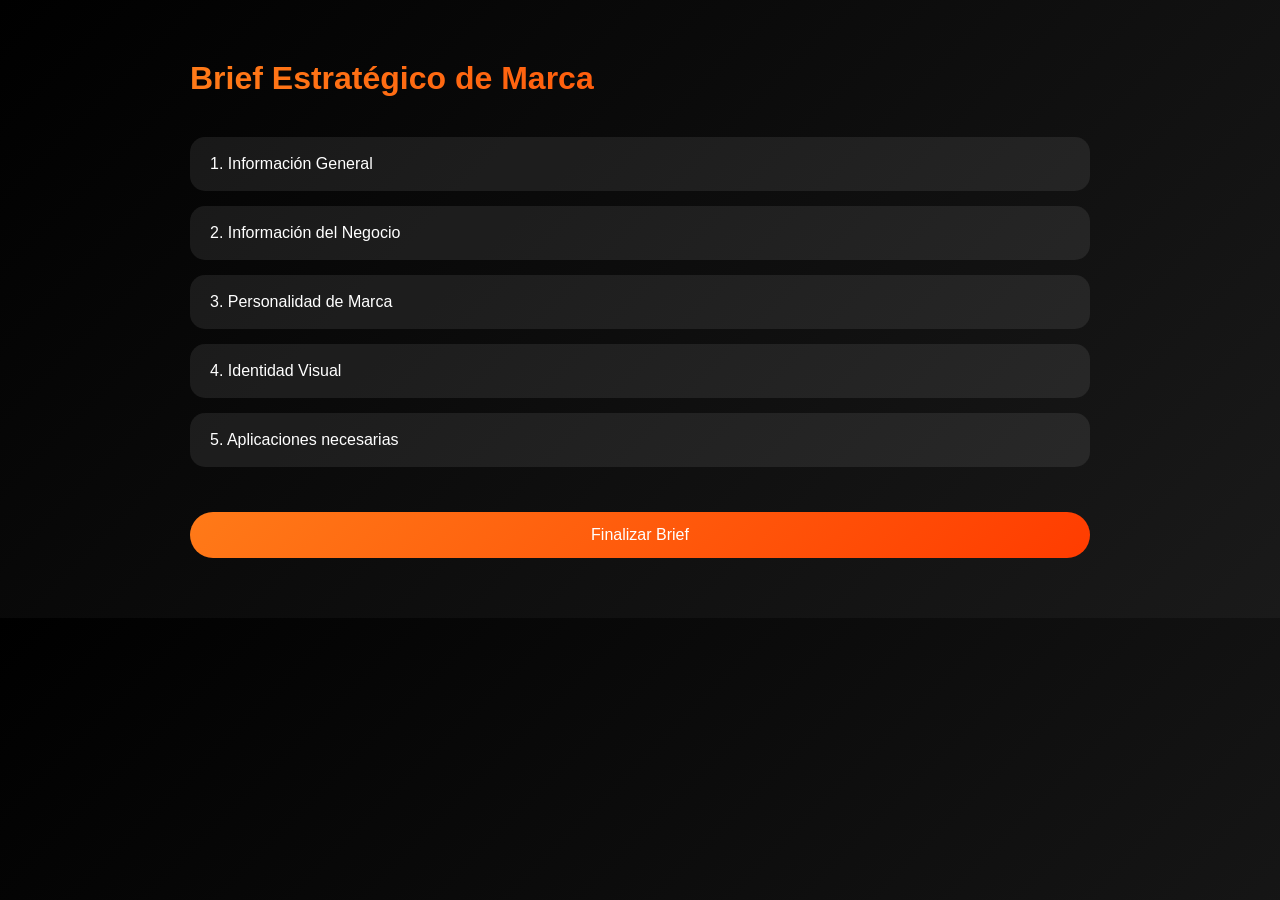
<file: brief-branding.html>
<!DOCTYPE html>
<html lang="es">
<head>
<meta charset="UTF-8">
<meta name="viewport" content="width=device-width, initial-scale=1.0">
<title>Brief Estratégico | Connect2</title>

<style>

/* RESET */
*{margin:0;padding:0;box-sizing:border-box;font-family:'Segoe UI',sans-serif;}

body{
  background:linear-gradient(135deg,#000,#1a1a1a);
  color:white;
  padding:60px 20px;
  display:flex;
  justify-content:center;
}

.brief-container{
  width:100%;
  max-width:900px;
}

h1{
  margin-bottom:40px;
  font-size:32px;
  background:linear-gradient(90deg,#ff7a18,#ff3c00);
  -webkit-background-clip:text;
  -webkit-text-fill-color:transparent;
}

/* ACCORDION */
.section{
  background:rgba(255,255,255,0.05);
  margin-bottom:15px;
  border-radius:15px;
  overflow:hidden;
}

.section-header{
  padding:18px 20px;
  cursor:pointer;
  font-weight:500;
  background:rgba(255,255,255,0.03);
  display:flex;
  justify-content:space-between;
  align-items:center;
}

.section-content{
  padding:20px;
  display:none;
}

.section.active .section-content{
  display:block;
}

/* INPUTS */
.input-group{
  margin-bottom:18px;
}

.input-group label{
  font-size:13px;
  opacity:.8;
  display:block;
  margin-bottom:6px;
}

input, textarea, select{
  width:100%;
  padding:10px;
  border:none;
  border-radius:8px;
  background:rgba(255,255,255,0.08);
  color:white;
}

textarea{resize:none;height:80px;}

/* BOTONES MULTIPLE */
.options{
  display:flex;
  flex-wrap:wrap;
  gap:10px;
}

.option-btn{
  padding:8px 14px;
  border-radius:20px;
  background:rgba(255,255,255,0.06);
  border:1px solid rgba(255,255,255,0.15);
  cursor:pointer;
  font-size:13px;
  transition:.3s;
}

.option-btn.active{
  background:linear-gradient(135deg,#ff7a18,#ff3c00);
  border:none;
}

/* BOTÓN FINAL */
.submit-btn{
  margin-top:30px;
  width:100%;
  padding:14px;
  border:none;
  border-radius:30px;
  background:linear-gradient(135deg,#ff7a18,#ff3c00);
  color:white;
  font-size:16px;
  cursor:pointer;
}

</style>
</head>
<body>

<div class="brief-container">
<h1>Brief Estratégico de Marca</h1>

<form id="briefForm">

<!-- 1 INFORMACIÓN GENERAL -->
<div class="section">
<div class="section-header">1. Información General</div>
<div class="section-content">

<div class="input-group">
<label>Nombre del proyecto</label>
<input type="text" id="nombreProyecto">
</div>

<div class="input-group">
<label>Marca nueva o rediseño</label>
<select>
<option>Nueva</option>
<option>Rediseño</option>
</select>
</div>

<div class="input-group">
<label>Persona de contacto</label>
<input type="text">
</div>

<div class="input-group">
<label>Correo</label>
<input type="email">
</div>

</div>
</div>

<!-- 2 NEGOCIO -->
<div class="section">
<div class="section-header">2. Información del Negocio</div>
<div class="section-content">

<div class="input-group">
<label>¿Qué hace la empresa?</label>
<textarea></textarea>
</div>

<div class="input-group">
<label>Propuesta de valor</label>
<textarea></textarea>
</div>

</div>
</div>

<!-- 3 PERSONALIDAD -->
<div class="section">
<div class="section-header">3. Personalidad de Marca</div>
<div class="section-content">

<div class="options">
<button type="button" class="option-btn">Elegante</button>
<button type="button" class="option-btn">Minimalista</button>
<button type="button" class="option-btn">Moderna</button>
<button type="button" class="option-btn">Clásica</button>
<button type="button" class="option-btn">Juvenil</button>
<button type="button" class="option-btn">Corporativa</button>
<button type="button" class="option-btn">Cercana</button>
<button type="button" class="option-btn">Divertida</button>
<button type="button" class="option-btn">Premium</button>
<button type="button" class="option-btn">Rebelde</button>
<button type="button" class="option-btn">Creativa</button>
</div>

</div>
</div>

<!-- 4 IDENTIDAD VISUAL -->
<div class="section">
<div class="section-header">4. Identidad Visual</div>
<div class="section-content">

<div class="input-group">
<label>Colores preferidos</label>
<input type="text">
</div>

<div class="input-group">
<label>Colores que NO quiere</label>
<input type="text">
</div>

<div class="options">
<button type="button" class="option-btn">Serif</button>
<button type="button" class="option-btn">Sans Serif</button>
<button type="button" class="option-btn">Script</button>
<button type="button" class="option-btn">Display</button>
</div>

</div>
</div>

<!-- 5 APLICACIONES -->
<div class="section">
<div class="section-header">5. Aplicaciones necesarias</div>
<div class="section-content">

<div class="options">
<button type="button" class="option-btn">Logo principal</button>
<button type="button" class="option-btn">Manual de marca</button>
<button type="button" class="option-btn">Redes sociales</button>
<button type="button" class="option-btn">Papelería</button>
<button type="button" class="option-btn">Empaque</button>
<button type="button" class="option-btn">Página web</button>
</div>

</div>
</div>

<button type="submit" class="submit-btn">Finalizar Brief</button>

</form>
</div>

<script>

/* ACCORDION */
document.querySelectorAll(".section-header").forEach(header=>{
  header.addEventListener("click",()=>{
    header.parentElement.classList.toggle("active");
  });
});

/* BOTONES MULTIPLE */
document.querySelectorAll(".option-btn").forEach(btn=>{
  btn.addEventListener("click",()=>{
    btn.classList.toggle("active");
  });
});

</script>

</body>
</html>
</file>
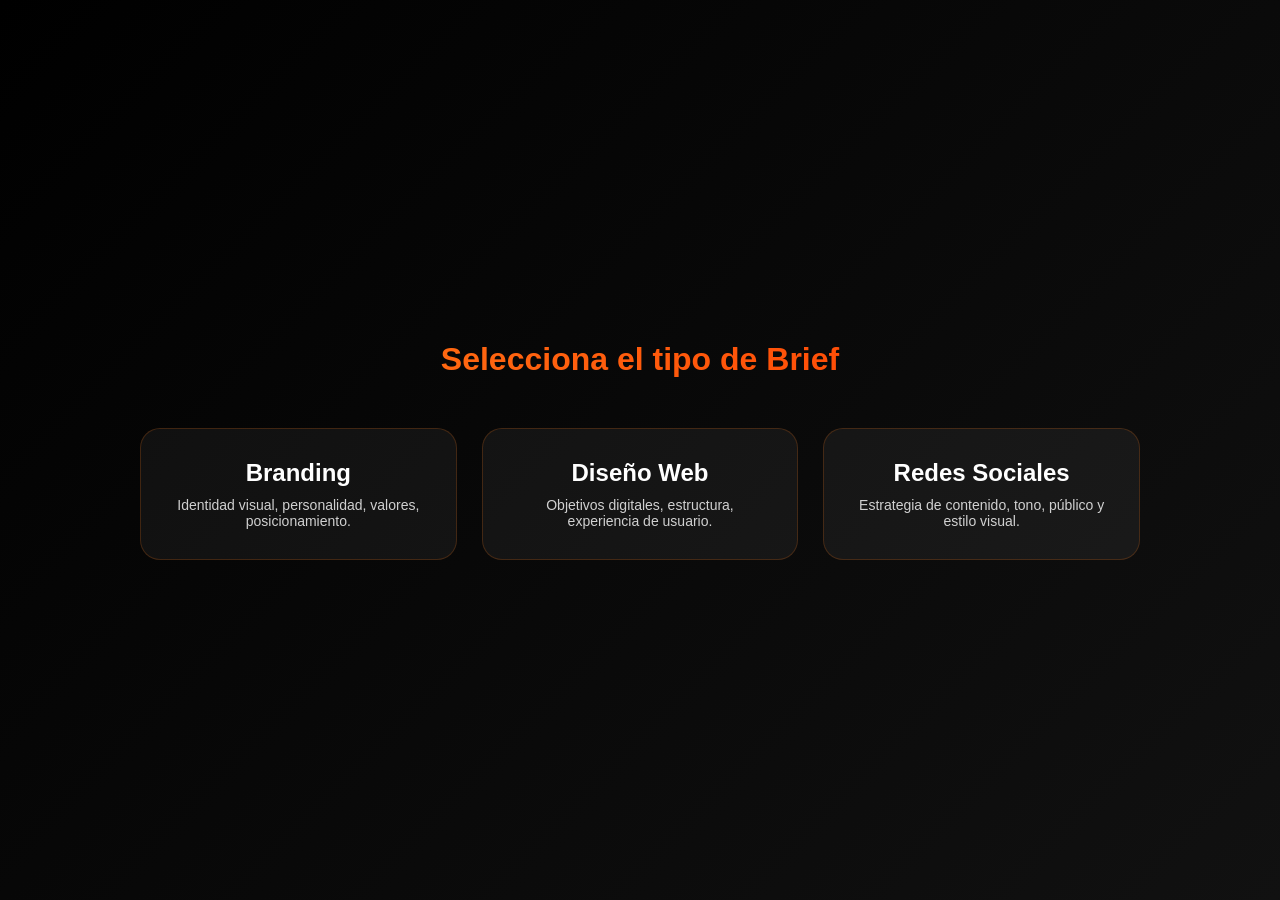
<file: brief-selector.html>
<!DOCTYPE html>
<html lang="es">
<head>
<meta charset="UTF-8">
<meta name="viewport" content="width=device-width, initial-scale=1.0">
<title>Selecciona tu Brief | Connect2</title>

<style>
*{margin:0;padding:0;box-sizing:border-box;font-family:'Segoe UI',sans-serif;}

body{
  background:linear-gradient(135deg,#000,#111);
  color:white;
  min-height:100vh;
  display:flex;
  justify-content:center;
  align-items:center;
  padding:40px;
}

.container{
  text-align:center;
  max-width:1000px;
  width:100%;
}

h1{
  margin-bottom:50px;
  font-size:32px;
  background:linear-gradient(90deg,#ff7a18,#ff3c00);
  -webkit-background-clip:text;
  -webkit-text-fill-color:transparent;
}

.grid{
  display:grid;
  grid-template-columns:repeat(auto-fit,minmax(250px,1fr));
  gap:25px;
}

.card{
  background:rgba(255,255,255,0.05);
  border:1px solid rgba(255,122,24,0.2);
  padding:30px;
  border-radius:20px;
  cursor:pointer;
  transition:.3s;
  text-decoration:none;
  color:white;
}

.card:hover{
  transform:translateY(-8px);
  background:linear-gradient(135deg,#ff7a18,#ff3c00);
}

.card h2{
  margin-bottom:10px;
}

.card p{
  font-size:14px;
  opacity:.8;
}
</style>
</head>
<body>

<div class="container">
<h1>Selecciona el tipo de Brief</h1>

<div class="grid">

<a href="brief-branding.html" class="card">
<h2>Branding</h2>
<p>Identidad visual, personalidad, valores, posicionamiento.</p>
</a>

<a href="brief-web.html" class="card">
<h2>Diseño Web</h2>
<p>Objetivos digitales, estructura, experiencia de usuario.</p>
</a>

<a href="brief-social.html" class="card">
<h2>Redes Sociales</h2>
<p>Estrategia de contenido, tono, público y estilo visual.</p>
</a>

</div>
</div>

</body>
</html>
</file>
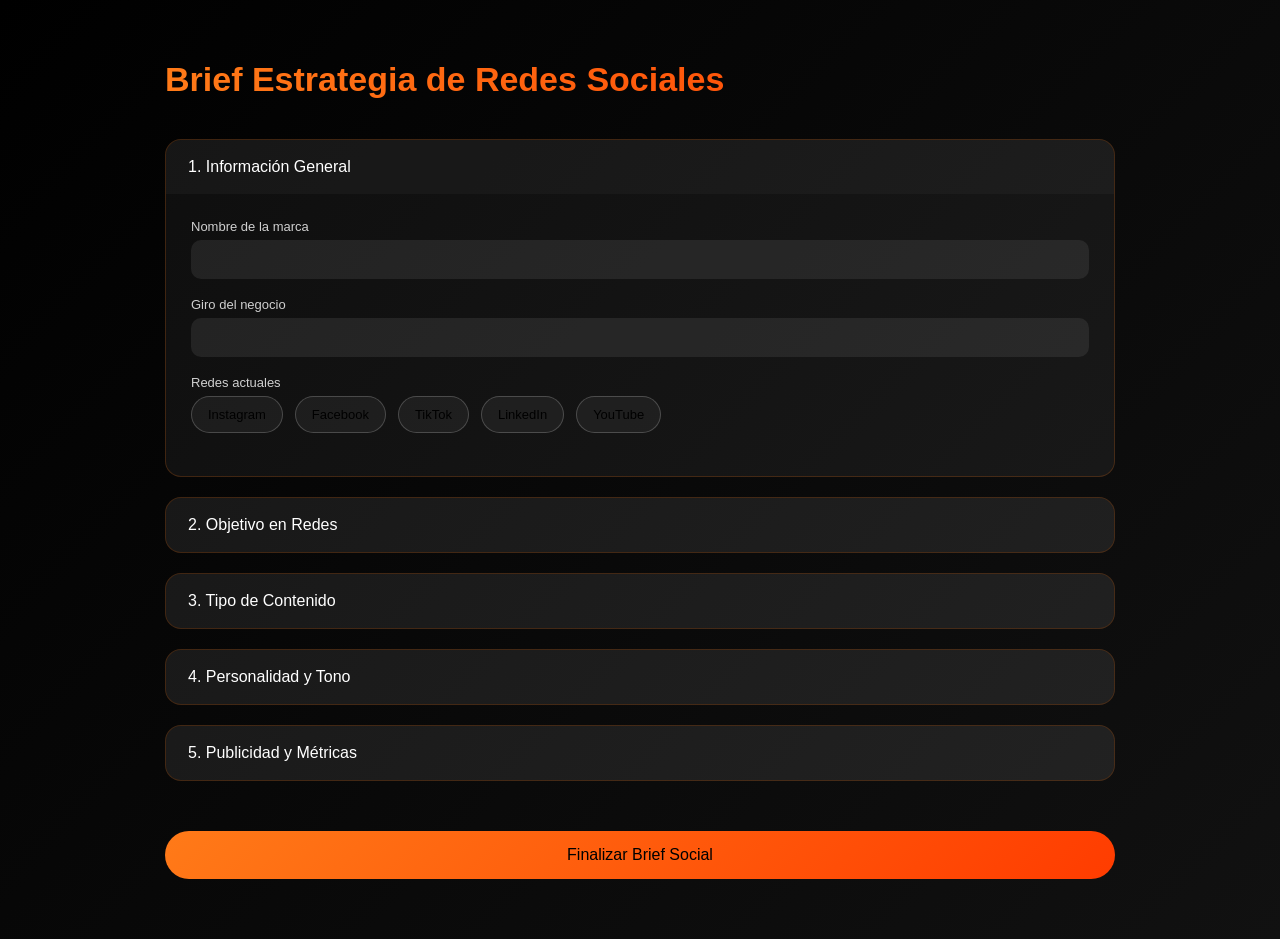
<file: brief-social.html>
<!DOCTYPE html>
<html lang="es">
<head>
<meta charset="UTF-8">
<meta name="viewport" content="width=device-width, initial-scale=1.0">
<title>Brief Redes Sociales | Connect2</title>

<style>
*{margin:0;padding:0;box-sizing:border-box;font-family:'Segoe UI',sans-serif;}

body{
  background:linear-gradient(135deg,#000,#111);
  color:white;
  padding:60px 20px;
  display:flex;
  justify-content:center;
}

.container{
  width:100%;
  max-width:950px;
}

h1{
  margin-bottom:40px;
  font-size:34px;
  background:linear-gradient(90deg,#ff7a18,#ff3c00);
  -webkit-background-clip:text;
  -webkit-text-fill-color:transparent;
}

/* SECCIONES */
.section{
  background:rgba(255,255,255,0.05);
  border-radius:16px;
  margin-bottom:20px;
  border:1px solid rgba(255,122,24,0.2);
  overflow:hidden;
}

.section-header{
  padding:18px 22px;
  cursor:pointer;
  font-weight:500;
  background:rgba(255,255,255,0.03);
}

.section-content{
  padding:25px;
  display:none;
}

.section.active .section-content{
  display:block;
}

/* INPUTS */
.input-group{margin-bottom:18px;}
.input-group label{
  font-size:13px;
  opacity:.8;
  display:block;
  margin-bottom:6px;
}

input,textarea{
  width:100%;
  padding:12px;
  border:none;
  border-radius:10px;
  background:rgba(255,255,255,0.08);
  color:white;
}

textarea{resize:none;height:90px;}

/* BOTONES MULTIPLE */
.options{
  display:flex;
  flex-wrap:wrap;
  gap:12px;
}

.option-btn{
  padding:10px 16px;
  border-radius:25px;
  background:rgba(255,255,255,0.05);
  border:1px solid rgba(255,255,255,0.2);
  cursor:pointer;
  font-size:13px;
  transition:.3s;
}

.option-btn:hover{
  border-color:#ff7a18;
}

.option-btn.active{
  background:linear-gradient(135deg,#ff7a18,#ff3c00);
  border:none;
}

/* BOTÓN FINAL */
.submit-btn{
  margin-top:30px;
  width:100%;
  padding:15px;
  border:none;
  border-radius:30px;
  background:linear-gradient(135deg,#ff7a18,#ff3c00);
  font-size:16px;
  cursor:pointer;
}
</style>
</head>
<body>

<div class="container">
<h1>Brief Estrategia de Redes Sociales</h1>

<form id="briefSocialForm">

<!-- 1 INFO GENERAL -->
<div class="section active">
<div class="section-header">1. Información General</div>
<div class="section-content">

<div class="input-group">
<label>Nombre de la marca</label>
<input type="text">
</div>

<div class="input-group">
<label>Giro del negocio</label>
<input type="text">
</div>

<div class="input-group">
<label>Redes actuales</label>
<div class="options">
<button type="button" class="option-btn">Instagram</button>
<button type="button" class="option-btn">Facebook</button>
<button type="button" class="option-btn">TikTok</button>
<button type="button" class="option-btn">LinkedIn</button>
<button type="button" class="option-btn">YouTube</button>
</div>
</div>

</div>
</div>

<!-- 2 OBJETIVOS -->
<div class="section">
<div class="section-header">2. Objetivo en Redes</div>
<div class="section-content">

<div class="options">
<button type="button" class="option-btn">Generar ventas</button>
<button type="button" class="option-btn">Generar comunidad</button>
<button type="button" class="option-btn">Reconocimiento</button>
<button type="button" class="option-btn">Educación</button>
<button type="button" class="option-btn">Lanzamiento</button>
<button type="button" class="option-btn">Atención al cliente</button>
</div>

<div class="input-group">
<label>¿Cómo sabremos que funciona?</label>
<textarea></textarea>
</div>

</div>
</div>

<!-- 3 CONTENIDO -->
<div class="section">
<div class="section-header">3. Tipo de Contenido</div>
<div class="section-content">

<div class="options">
<button type="button" class="option-btn">Informativo</button>
<button type="button" class="option-btn">Educativo</button>
<button type="button" class="option-btn">Entretenimiento</button>
<button type="button" class="option-btn">Inspiracional</button>
<button type="button" class="option-btn">Promocional</button>
<button type="button" class="option-btn">Testimonios</button>
</div>

<div class="input-group">
<label>Formatos</label>
<div class="options">
<button type="button" class="option-btn">Reels</button>
<button type="button" class="option-btn">Historias</button>
<button type="button" class="option-btn">Carruseles</button>
<button type="button" class="option-btn">Posts</button>
<button type="button" class="option-btn">Lives</button>
</div>
</div>

</div>
</div>

<!-- 4 TONO -->
<div class="section">
<div class="section-header">4. Personalidad y Tono</div>
<div class="section-content">

<div class="options">
<button type="button" class="option-btn">Formal</button>
<button type="button" class="option-btn">Cercana</button>
<button type="button" class="option-btn">Divertida</button>
<button type="button" class="option-btn">Inspiradora</button>
<button type="button" class="option-btn">Elegante</button>
<button type="button" class="option-btn">Juvenil</button>
</div>

<div class="input-group">
<label>Si la marca fuera persona, ¿cómo hablaría?</label>
<textarea></textarea>
</div>

</div>
</div>

<!-- 5 PUBLICIDAD -->
<div class="section">
<div class="section-header">5. Publicidad y Métricas</div>
<div class="section-content">

<div class="options">
<button type="button" class="option-btn">Tráfico</button>
<button type="button" class="option-btn">Conversión</button>
<button type="button" class="option-btn">Alcance</button>
<button type="button" class="option-btn">Interacción</button>
<button type="button" class="option-btn">Leads</button>
</div>

<div class="input-group">
<label>Presupuesto mensual estimado</label>
<input type="text">
</div>

</div>
</div>

<button type="submit" class="submit-btn">Finalizar Brief Social</button>

</form>
</div>

<script>
/* ACCORDION */
document.querySelectorAll(".section-header").forEach(header=>{
  header.addEventListener("click",()=>{
    header.parentElement.classList.toggle("active");
  });
});

/* BOTONES MULTIPLE */
document.querySelectorAll(".option-btn").forEach(btn=>{
  btn.addEventListener("click",()=>{
    btn.classList.toggle("active");
  });
});
</script>

</body>
</html>
</file>
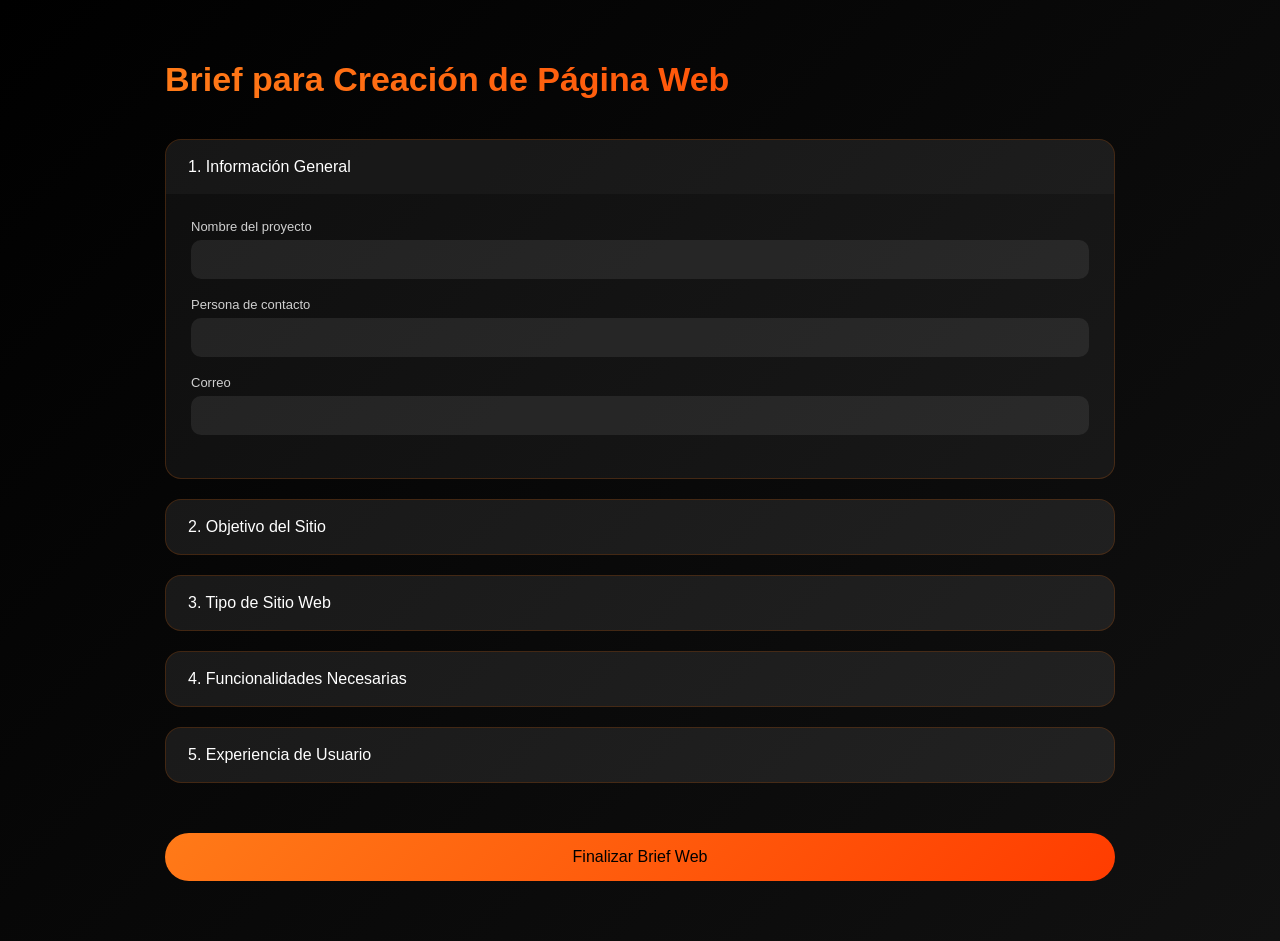
<file: brief-web.html>
<!DOCTYPE html>
<html lang="es">
<head>
<meta charset="UTF-8">
<meta name="viewport" content="width=device-width, initial-scale=1.0">
<title>Brief Página Web | Connect2</title>

<style>
*{margin:0;padding:0;box-sizing:border-box;font-family:'Segoe UI',sans-serif;}

body{
  background:linear-gradient(135deg,#000,#111);
  color:white;
  padding:60px 20px;
  display:flex;
  justify-content:center;
}

.container{
  width:100%;
  max-width:950px;
}

h1{
  margin-bottom:40px;
  font-size:34px;
  background:linear-gradient(90deg,#ff7a18,#ff3c00);
  -webkit-background-clip:text;
  -webkit-text-fill-color:transparent;
}

/* SECCIONES */
.section{
  background:rgba(255,255,255,0.05);
  border-radius:16px;
  margin-bottom:20px;
  border:1px solid rgba(255,122,24,0.2);
  overflow:hidden;
}

.section-header{
  padding:18px 22px;
  cursor:pointer;
  font-weight:500;
  background:rgba(255,255,255,0.03);
}

.section-content{
  padding:25px;
  display:none;
}

.section.active .section-content{
  display:block;
}

/* INPUTS */
.input-group{margin-bottom:18px;}
.input-group label{
  font-size:13px;
  opacity:.8;
  display:block;
  margin-bottom:6px;
}

input,textarea,select{
  width:100%;
  padding:12px;
  border:none;
  border-radius:10px;
  background:rgba(255,255,255,0.08);
  color:white;
}

textarea{resize:none;height:90px;}

/* BOTONES MULTIPLE */
.options{
  display:flex;
  flex-wrap:wrap;
  gap:12px;
}

.option-btn{
  padding:10px 16px;
  border-radius:25px;
  background:rgba(255,255,255,0.05);
  border:1px solid rgba(255,255,255,0.2);
  cursor:pointer;
  font-size:13px;
  transition:.3s;
}

.option-btn:hover{
  border-color:#ff7a18;
}

.option-btn.active{
  background:linear-gradient(135deg,#ff7a18,#ff3c00);
  border:none;
}

/* BOTÓN FINAL */
.submit-btn{
  margin-top:30px;
  width:100%;
  padding:15px;
  border:none;
  border-radius:30px;
  background:linear-gradient(135deg,#ff7a18,#ff3c00);
  font-size:16px;
  cursor:pointer;
}
</style>
</head>
<body>

<div class="container">
<h1>Brief para Creación de Página Web</h1>

<form id="briefWebForm">

<!-- 1 INFORMACIÓN GENERAL -->
<div class="section active">
<div class="section-header">1. Información General</div>
<div class="section-content">

<div class="input-group">
<label>Nombre del proyecto</label>
<input type="text">
</div>

<div class="input-group">
<label>Persona de contacto</label>
<input type="text">
</div>

<div class="input-group">
<label>Correo</label>
<input type="email">
</div>

</div>
</div>

<!-- 2 OBJETIVO -->
<div class="section">
<div class="section-header">2. Objetivo del Sitio</div>
<div class="section-content">

<div class="options">
<button type="button" class="option-btn">Generar ventas</button>
<button type="button" class="option-btn">Captar leads</button>
<button type="button" class="option-btn">Mostrar portafolio</button>
<button type="button" class="option-btn">Posicionamiento</button>
<button type="button" class="option-btn">Reservas / Citas</button>
<button type="button" class="option-btn">Tienda en línea</button>
</div>

<div class="input-group">
<label>¿Cómo mediremos el éxito?</label>
<textarea></textarea>
</div>

</div>
</div>

<!-- 3 TIPO DE SITIO -->
<div class="section">
<div class="section-header">3. Tipo de Sitio Web</div>
<div class="section-content">

<div class="options">
<button type="button" class="option-btn">Landing Page</button>
<button type="button" class="option-btn">Sitio Corporativo</button>
<button type="button" class="option-btn">E-commerce</button>
<button type="button" class="option-btn">Portafolio</button>
<button type="button" class="option-btn">Blog</button>
<button type="button" class="option-btn">Plataforma Educativa</button>
</div>

</div>
</div>

<!-- 4 FUNCIONALIDADES -->
<div class="section">
<div class="section-header">4. Funcionalidades Necesarias</div>
<div class="section-content">

<div class="options">
<button type="button" class="option-btn">Formulario de contacto</button>
<button type="button" class="option-btn">WhatsApp directo</button>
<button type="button" class="option-btn">Chat en vivo</button>
<button type="button" class="option-btn">Pasarela de pago</button>
<button type="button" class="option-btn">Sistema de reservas</button>
<button type="button" class="option-btn">Blog autoadministrable</button>
<button type="button" class="option-btn">SEO básico</button>
<button type="button" class="option-btn">SEO avanzado</button>
</div>

</div>
</div>

<!-- 5 EXPERIENCIA UX -->
<div class="section">
<div class="section-header">5. Experiencia de Usuario</div>
<div class="section-content">

<div class="input-group">
<label>¿Qué debe sentir el usuario al navegar?</label>
<textarea></textarea>
</div>

<div class="input-group">
<label>¿Qué acción principal debe realizar?</label>
<textarea></textarea>
</div>

</div>
</div>

<button type="submit" class="submit-btn">Finalizar Brief Web</button>

</form>
</div>

<script>
/* ACCORDION */
document.querySelectorAll(".section-header").forEach(header=>{
  header.addEventListener("click",()=>{
    header.parentElement.classList.toggle("active");
  });
});

/* BOTONES MULTIPLE */
document.querySelectorAll(".option-btn").forEach(btn=>{
  btn.addEventListener("click",()=>{
    btn.classList.toggle("active");
  });
});
</script>

</body>
</html>
</file>
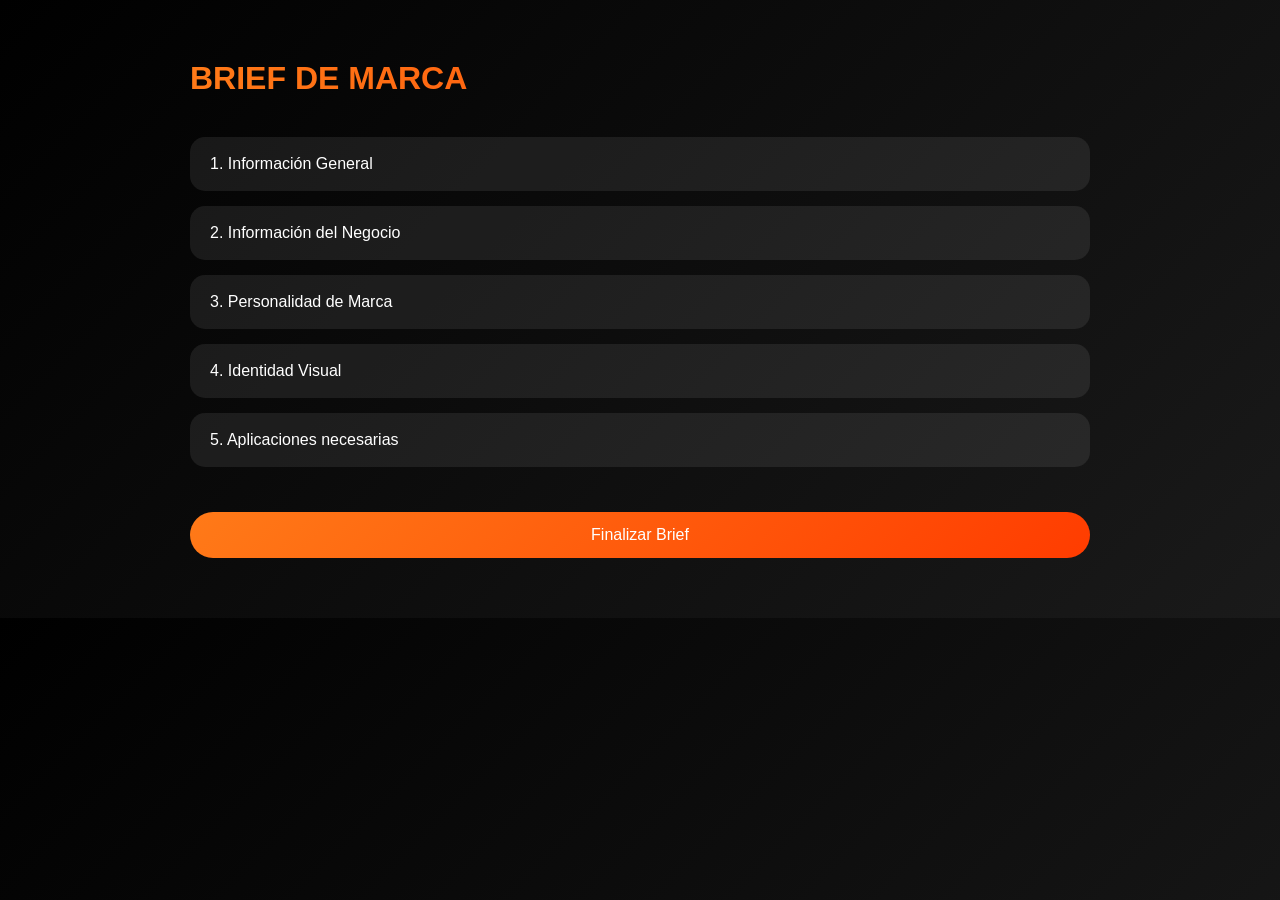
<file: brief.html>
<!DOCTYPE html>
<html lang="es">
<head>
<meta charset="UTF-8">
<meta name="viewport" content="width=device-width, initial-scale=1.0">
<title> Brief de Marca  | Connect2</title>

<style>

/* RESET */
*{margin:0;padding:0;box-sizing:border-box;font-family:'Segoe UI',sans-serif;}

body{
  background:linear-gradient(135deg,#000,#1a1a1a);
  color:white;
  padding:60px 20px;
  display:flex;
  justify-content:center;
}

.brief-container{
  width:100%;
  max-width:900px;
}

h1{
  margin-bottom:40px;
  font-size:32px;
  background:linear-gradient(90deg,#ff7a18,#ff3c00);
  -webkit-background-clip:text;
  -webkit-text-fill-color:transparent;
}

/* ACCORDION */
.section{
  background:rgba(255,255,255,0.05);
  margin-bottom:15px;
  border-radius:15px;
  overflow:hidden;
}

.section-header{
  padding:18px 20px;
  cursor:pointer;
  font-weight:500;
  background:rgba(255,255,255,0.03);
  display:flex;
  justify-content:space-between;
  align-items:center;
}

.section-content{
  padding:20px;
  display:none;
}

.section.active .section-content{
  display:block;
}

/* INPUTS */
.input-group{
  margin-bottom:18px;
}

.input-group label{
  font-size:13px;
  opacity:.8;
  display:block;
  margin-bottom:6px;
}

input, textarea, select{
  width:100%;
  padding:10px;
  border:none;
  border-radius:8px;
  background:rgba(255,255,255,0.08);
  color:white;
}

textarea{resize:none;height:80px;}

/* BOTONES MULTIPLE */
.options{
  display:flex;
  flex-wrap:wrap;
  gap:10px;
}

.option-btn{
  padding:8px 14px;
  border-radius:20px;
  background:rgba(255,255,255,0.06);
  border:1px solid rgba(255,255,255,0.15);
  cursor:pointer;
  font-size:13px;
  transition:.3s;
}

.option-btn.active{
  background:linear-gradient(135deg,#ff7a18,#ff3c00);
  border:none;
}

/* BOTÓN FINAL */
.submit-btn{
  margin-top:30px;
  width:100%;
  padding:14px;
  border:none;
  border-radius:30px;
  background:linear-gradient(135deg,#ff7a18,#ff3c00);
  color:white;
  font-size:16px;
  cursor:pointer;
}

</style>
</head>
<body>

<div class="brief-container">
<h1>BRIEF DE MARCA</h1>

<form id="briefForm">

<!-- 1 INFORMACIÓN GENERAL -->
<div class="section">
<div class="section-header">1. Información General</div>
<div class="section-content">

<div class="input-group">
<label>Nombre del proyecto</label>
<input type="text" id="nombreProyecto">
</div>

<div class="input-group">
<label>Marca nueva o rediseño</label>
<select>
<option>Nueva</option>
<option>Rediseño</option>
</select>
</div>

<div class="input-group">
<label>Persona de contacto</label>
<input type="text">
</div>

<div class="input-group">
<label>Correo</label>
<input type="email">
</div>

</div>
</div>

<!-- 2 NEGOCIO -->
<div class="section">
<div class="section-header">2. Información del Negocio</div>
<div class="section-content">

<div class="input-group">
<label>¿Qué hace la empresa?</label>
<textarea></textarea>
</div>

<div class="input-group">
<label>Propuesta de valor</label>
<textarea></textarea>
</div>

</div>
</div>

<!-- 3 PERSONALIDAD -->
<div class="section">
<div class="section-header">3. Personalidad de Marca</div>
<div class="section-content">

<div class="options">
<button type="button" class="option-btn">Elegante</button>
<button type="button" class="option-btn">Minimalista</button>
<button type="button" class="option-btn">Moderna</button>
<button type="button" class="option-btn">Clásica</button>
<button type="button" class="option-btn">Juvenil</button>
<button type="button" class="option-btn">Corporativa</button>
<button type="button" class="option-btn">Cercana</button>
<button type="button" class="option-btn">Divertida</button>
<button type="button" class="option-btn">Premium</button>
<button type="button" class="option-btn">Rebelde</button>
<button type="button" class="option-btn">Creativa</button>
</div>

</div>
</div>

<!-- 4 IDENTIDAD VISUAL -->
<div class="section">
<div class="section-header">4. Identidad Visual</div>
<div class="section-content">

<div class="input-group">
<label>Colores preferidos</label>
<input type="text">
</div>

<div class="input-group">
<label>Colores que NO quiere</label>
<input type="text">
</div>

<div class="options">
<button type="button" class="option-btn">Serif</button>
<button type="button" class="option-btn">Sans Serif</button>
<button type="button" class="option-btn">Script</button>
<button type="button" class="option-btn">Display</button>
</div>

</div>
</div>

<!-- 5 APLICACIONES -->
<div class="section">
<div class="section-header">5. Aplicaciones necesarias</div>
<div class="section-content">

<div class="options">
<button type="button" class="option-btn">Logo principal</button>
<button type="button" class="option-btn">Manual de marca</button>
<button type="button" class="option-btn">Redes sociales</button>
<button type="button" class="option-btn">Papelería</button>
<button type="button" class="option-btn">Empaque</button>
<button type="button" class="option-btn">Página web</button>
<button type="button" class="option-btn">Subenirs</button>
<button type="button" class="option-btn">Marquecinas</button>
<button type="button" class="option-btn">Productos relacionados</button>
</div>

</div>
</div>

<button type="submit" class="submit-btn">Finalizar Brief</button>

</form>
</div>

<script>

/* ACCORDION */
document.querySelectorAll(".section-header").forEach(header=>{
  header.addEventListener("click",()=>{
    header.parentElement.classList.toggle("active");
  });
});

/* BOTONES MULTIPLE */
document.querySelectorAll(".option-btn").forEach(btn=>{
  btn.addEventListener("click",()=>{
    btn.classList.toggle("active");
  });
});

</script>

</body>
</html>
</file>
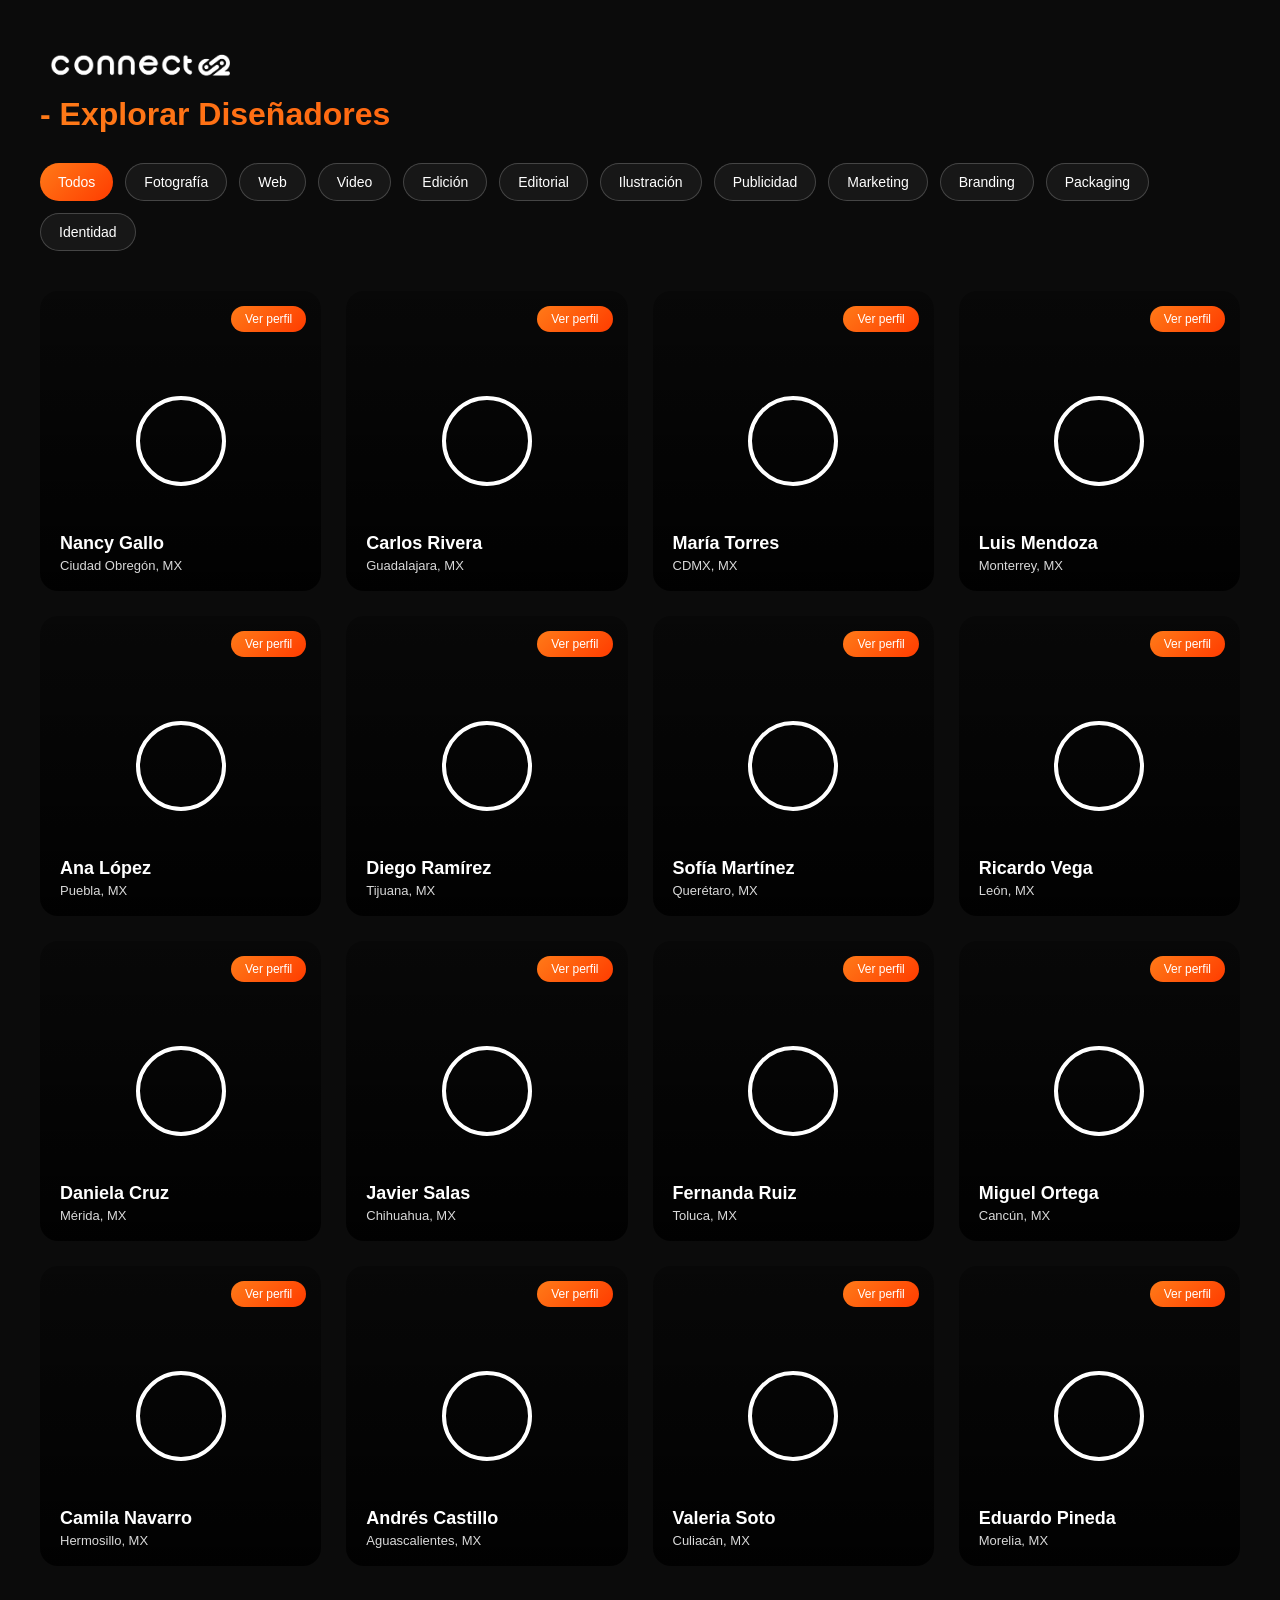
<file: portafolio.html>
<!DOCTYPE html>
<html lang="es">
<head>
<meta charset="UTF-8">
<meta name="viewport" content="width=device-width, initial-scale=1.0">
<title>Portafolio Diseñadores | Connect2</title>

<style>
*{
  margin:0;
  padding:0;
  box-sizing:border-box;
  font-family:'Segoe UI', sans-serif;
}

body{
  background:#0b0b0b;
  color:white;
  padding:40px;
}

h1{
  font-size:32px;
  margin-bottom:30px;
  background:linear-gradient(90deg,#ff7a18,#ff3c00);
  -webkit-background-clip:text;
  -webkit-text-fill-color:transparent;
}

/* FILTROS */
.filters{
  display:flex;
  flex-wrap:wrap;
  gap:12px;
  margin-bottom:40px;
}

.filter-btn{
  padding:10px 18px;
  border-radius:25px;
  border:1px solid rgba(255,255,255,0.2);
  background:rgba(255,255,255,0.05);
  cursor:pointer;
  font-size:14px;
  transition:.3s;
  color:white;
}

.filter-btn:hover{
  border-color:#ff7a18;
}

.filter-btn.active{
  background:linear-gradient(135deg,#ff7a18,#ff3c00);
  border:none;
}

/* GRID */
.grid{
  display:grid;
  grid-template-columns:repeat(auto-fill,minmax(260px,1fr));
  gap:25px;
}

/* CARD */
.card{
  position:relative;
  height:300px;
  border-radius:18px;
  overflow:hidden;
  cursor:pointer;
  transition:.4s;
}

.card:hover{
  transform:translateY(-6px);
}

/* FONDO */
.card-bg{
  position:absolute;
  width:100%;
  height:100%;
  background-size:cover;
  background-position:center;
}

/* OVERLAY OSCURO */
.card::after{
  content:"";
  position:absolute;
  width:100%;
  height:100%;
  background:linear-gradient(to top, rgba(0,0,0,0.9), rgba(0,0,0,0.3));
  top:0;
  left:0;
}

/* FOTO PERFIL */
.profile-circle{
  position:absolute;
  top:50%;
  left:50%;
  transform:translate(-50%,-50%);
  width:90px;
  height:90px;
  border-radius:50%;
  border:4px solid white;
  background-size:cover;
  background-position:center;
  z-index:2;
}

/* INFO */
.card-info{
  position:absolute;
  bottom:18px;
  left:20px;
  z-index:3;
}

.card-info h3{
  font-size:18px;
  font-weight:700;
  color:white;
}

.card-info p{
  font-size:13px;
  color:white;
  opacity:0.85;
  margin-top:4px;
}

/* BOTÓN */
.view-btn{
  position:absolute;
  top:15px;
  right:15px;
  padding:6px 14px;
  font-size:12px;
  border-radius:20px;
  border:none;
  background:linear-gradient(135deg,#ff7a18,#ff3c00);
  cursor:pointer;
  z-index:3;
  color:white;
}
</style>
</head>
<body>
<nav class="navbar">
    <div class="logo">
      <img src="img/CONNECTTWO LOGO.png" alt="logo" width="200">
    </div>
  </nav>

<h1>- Explorar Diseñadores</h1> 

<div class="filters">
  <button class="filter-btn active">Todos</button>
  <button class="filter-btn">Fotografía</button>
  <button class="filter-btn">Web</button>
  <button class="filter-btn">Video</button>
  <button class="filter-btn">Edición</button>
  <button class="filter-btn">Editorial</button>
  <button class="filter-btn">Ilustración</button>
  <button class="filter-btn">Publicidad</button>
  <button class="filter-btn">Marketing</button>
  <button class="filter-btn">Branding</button>
  <button class="filter-btn">Packaging</button>
  <button class="filter-btn">Identidad</button>
</div>



<div class="grid">
  <!-- GENERADOR DE CARDS -->
<script>
const grid = document.querySelector(".grid");

const designers = [
  {name:"Nancy Gallo", location:"Ciudad Obregón, MX"},
  {name:"Carlos Rivera", location:"Guadalajara, MX"},
  {name:"María Torres", location:"CDMX, MX"},
  {name:"Luis Mendoza", location:"Monterrey, MX"},
  {name:"Ana López", location:"Puebla, MX"},
  {name:"Diego Ramírez", location:"Tijuana, MX"},
  {name:"Sofía Martínez", location:"Querétaro, MX"},
  {name:"Ricardo Vega", location:"León, MX"},
  {name:"Daniela Cruz", location:"Mérida, MX"},
  {name:"Javier Salas", location:"Chihuahua, MX"},
  {name:"Fernanda Ruiz", location:"Toluca, MX"},
  {name:"Miguel Ortega", location:"Cancún, MX"},
  {name:"Camila Navarro", location:"Hermosillo, MX"},
  {name:"Andrés Castillo", location:"Aguascalientes, MX"},
  {name:"Valeria Soto", location:"Culiacán, MX"},
  {name:"Eduardo Pineda", location:"Morelia, MX"}
];

designers.forEach((d,i)=>{
  grid.innerHTML += `
  <div class="card">
    <div class="card-bg" style="background-image:url('https://picsum.photos/400/400?random=${i}')"></div>
    <div class="profile-circle" style="background-image:url('https://randomuser.me/api/portraits/${i%2==0?'women':'men'}/${40+i}.jpg')"></div>
    <button class="view-btn" onclick="window.location.href='perfil.html'">Ver perfil</button>
    <div class="card-info">
      <h3>${d.name}</h3>
      <p>${d.location}</p>
    </div>
  </div>
  `;
});
</script>

</div>

<script>
document.querySelectorAll(".filter-btn").forEach(btn=>{
  btn.addEventListener("click",()=>{
    document.querySelectorAll(".filter-btn").forEach(b=>b.classList.remove("active"));
    btn.classList.add("active");
  });
});
</script>

</body>
</html>
</file>
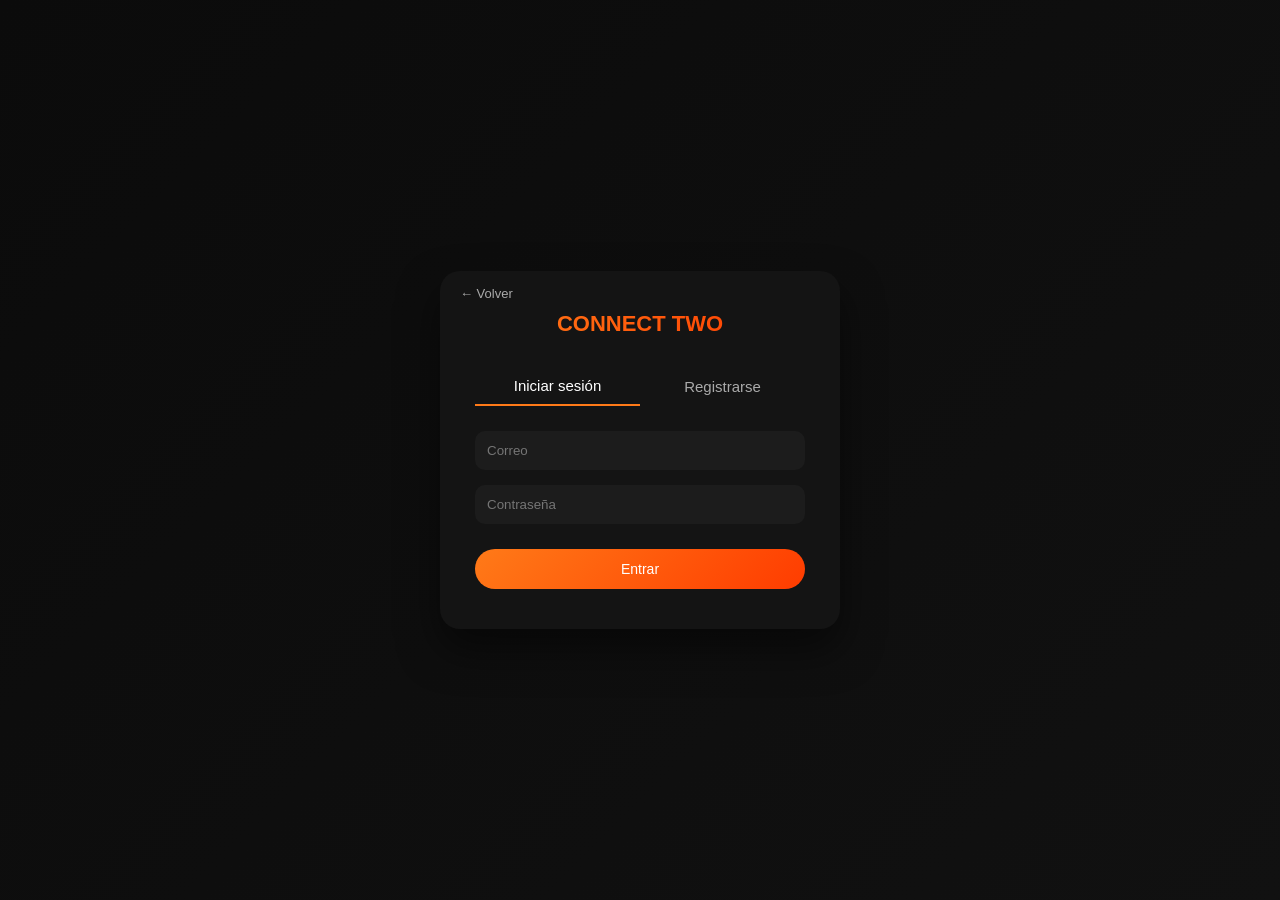
<file: registro.html>
<!DOCTYPE html>
<html lang="es">
<head>
<meta charset="UTF-8">
<meta name="viewport" content="width=device-width, initial-scale=1.0">
<title>Acceso | Connect2</title>

<style>
*{
  margin:0;
  padding:0;
  box-sizing:border-box;
  font-family:'Segoe UI', sans-serif;
}

body{
  height:100vh;
  display:flex;
  justify-content:center;
  align-items:center;
  background:linear-gradient(135deg,#0b0b0b,#111);
  color:white;
}

/* CONTENEDOR */
.auth-container{
  width:400px;
  background:#141414;
  padding:40px 35px;
  border-radius:20px;
  position:relative;
  box-shadow:0 20px 40px rgba(0,0,0,0.5);
}

/* LOGO */
.logo{
  text-align:center;
  font-size:22px;
  font-weight:700;
  margin-bottom:30px;
  background:linear-gradient(90deg,#ff7a18,#ff3c00);
  -webkit-background-clip:text;
  -webkit-text-fill-color:transparent;
}

/* TABS */
.tabs{
  display:flex;
  justify-content:space-between;
  margin-bottom:25px;
}

.tab-btn{
  flex:1;
  padding:10px;
  background:none;
  border:none;
  color:#aaa;
  cursor:pointer;
  font-size:15px;
}

.tab-btn.active{
  color:white;
  border-bottom:2px solid #ff7a18;
}

/* FORM */
form{
  display:flex;
  flex-direction:column;
  gap:15px;
}

input, select{
  padding:12px;
  border-radius:10px;
  border:none;
  background:#1c1c1c;
  color:white;
}

.primary-btn{
  margin-top:10px;
  padding:12px;
  border:none;
  border-radius:25px;
  background:linear-gradient(135deg,#ff7a18,#ff3c00);
  color:white;
  cursor:pointer;
  font-size:14px;
}

.hidden{
  display:none;
}

.back{
  position:absolute;
  top:15px;
  left:20px;
  color:#aaa;
  font-size:13px;
  cursor:pointer;
}

.back:hover{
  color:#ff7a18;
}
</style>
</head>
<body>

<div class="auth-container">

  <div class="back" onclick="window.location.href='index.html'">← Volver</div>

  <div class="logo">CONNECT TWO </div>
  

  <div class="tabs">
    <button class="tab-btn active" onclick="showLogin()">Iniciar sesión</button>
    <button class="tab-btn" onclick="showRegister()">Registrarse</button>
  </div>

  <!-- LOGIN -->
  <form id="loginForm">
    <input type="email" placeholder="Correo" required>
    <input type="password" placeholder="Contraseña" required>
    <button type="button" class="primary-btn" onclick="login()">Entrar</button>
  </form>

  <!-- REGISTER -->
  <form id="registerForm" class="hidden">
    <input type="text" placeholder="Nombre completo" required>
    <input type="email" placeholder="Correo" required>
    <input type="password" placeholder="Contraseña" required>

    <select id="rol">
      <option value="cliente">Cliente</option>
      <option value="disenador">Diseñador</option>
    </select>

    <button type="button" class="primary-btn" onclick="register()">Crear cuenta</button>
  </form>

</div>

<script>
function showLogin(){
  document.getElementById("loginForm").classList.remove("hidden");
  document.getElementById("registerForm").classList.add("hidden");
  document.querySelectorAll(".tab-btn")[0].classList.add("active");
  document.querySelectorAll(".tab-btn")[1].classList.remove("active");
}

function showRegister(){
  document.getElementById("registerForm").classList.remove("hidden");
  document.getElementById("loginForm").classList.add("hidden");
  document.querySelectorAll(".tab-btn")[1].classList.add("active");
  document.querySelectorAll(".tab-btn")[0].classList.remove("active");
}

function login(){
  // Simulación
  window.location.href="dashboard-cliente.html";
}

function register(){
  const rol = document.getElementById("rol").value;

  if(rol === "cliente"){
    window.location.href="dashboard-cliente.html";
  } else {
    window.location.href="dashboard-disenador.html";
  }
}
</script>

</body>
</html>
</file>
